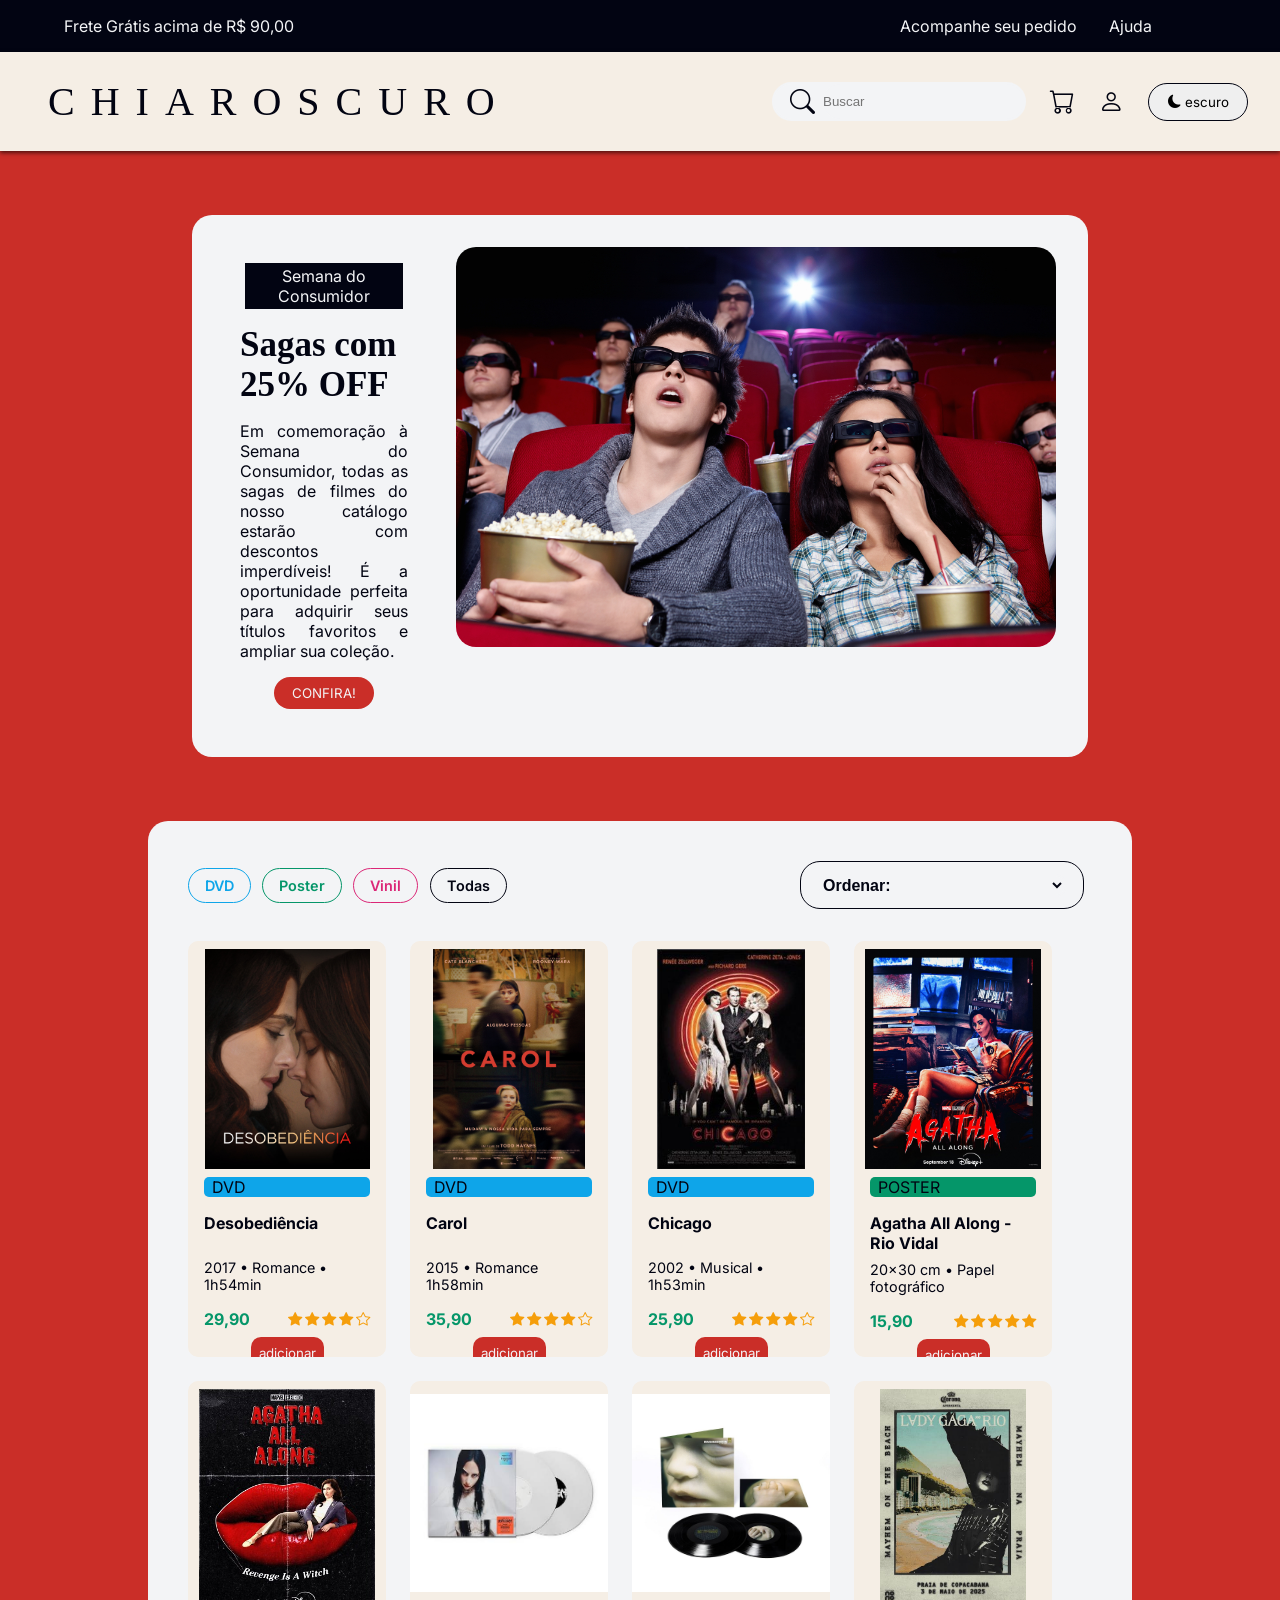
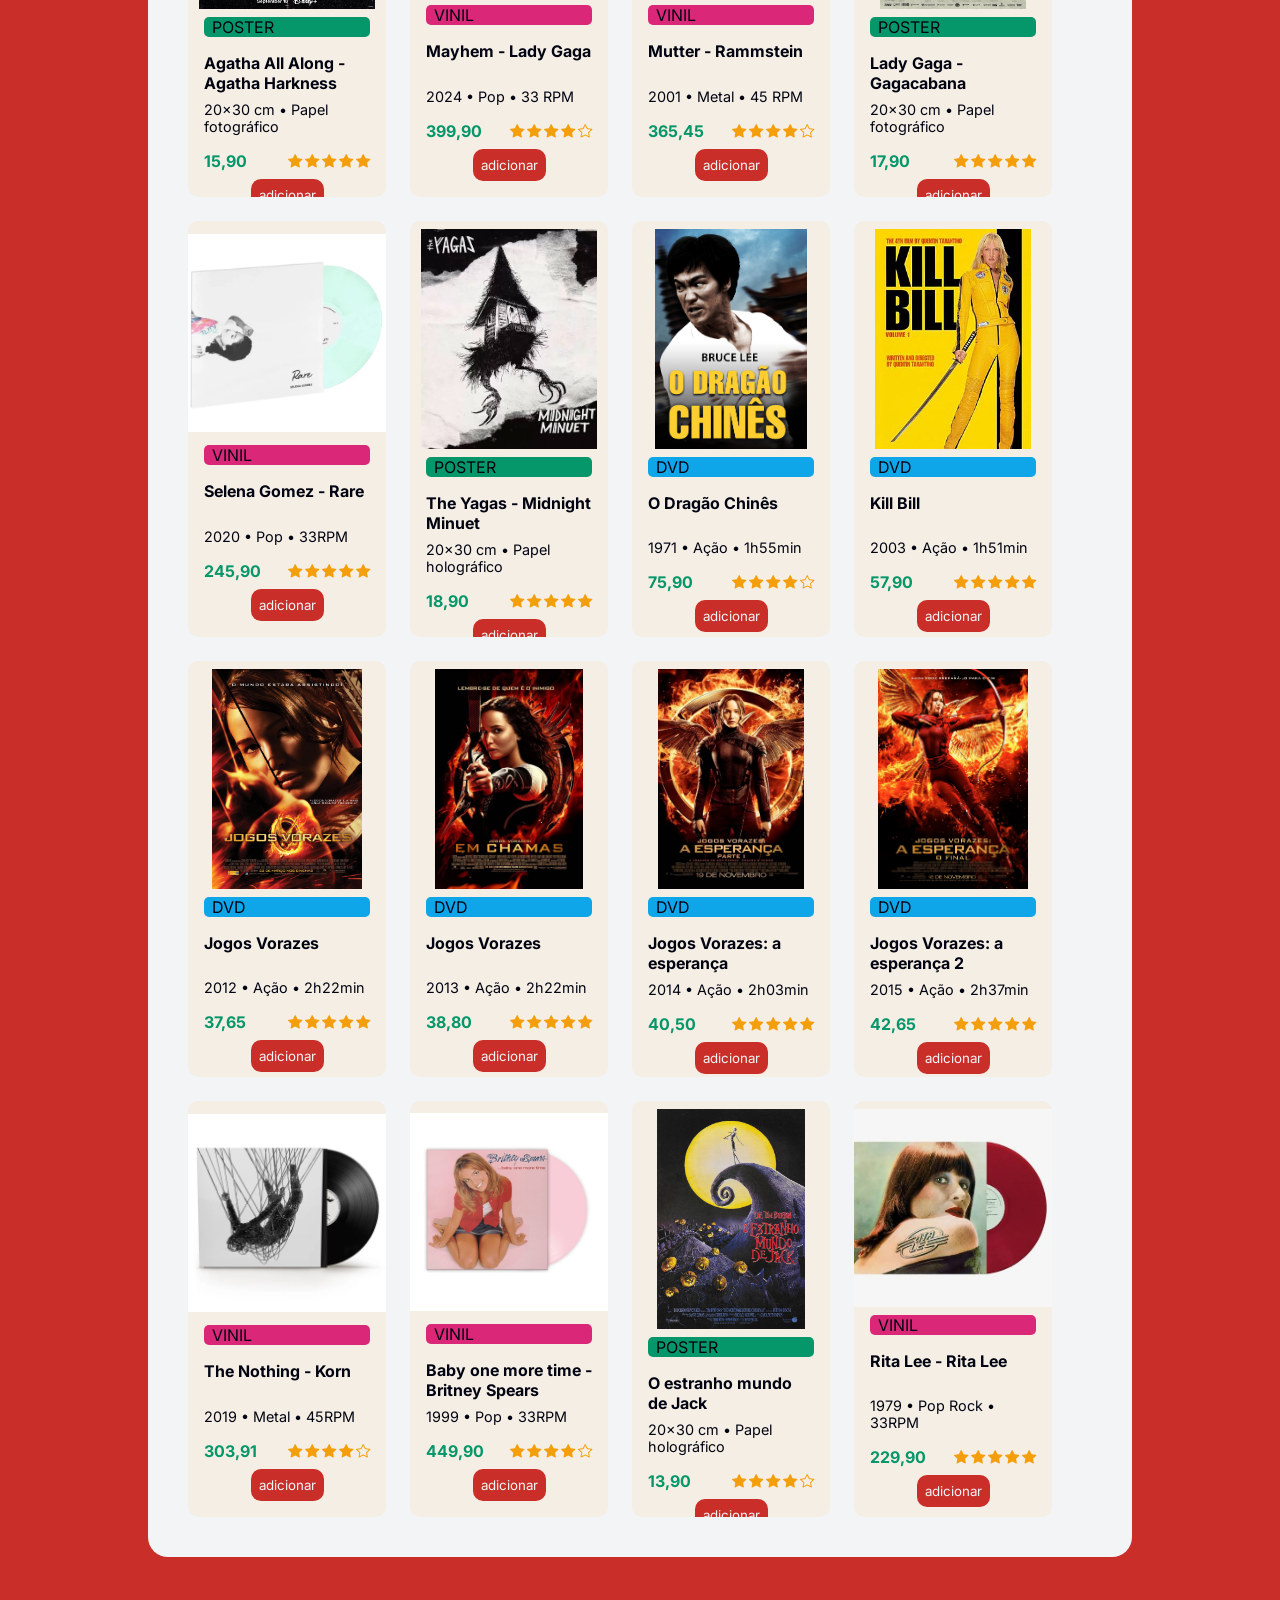
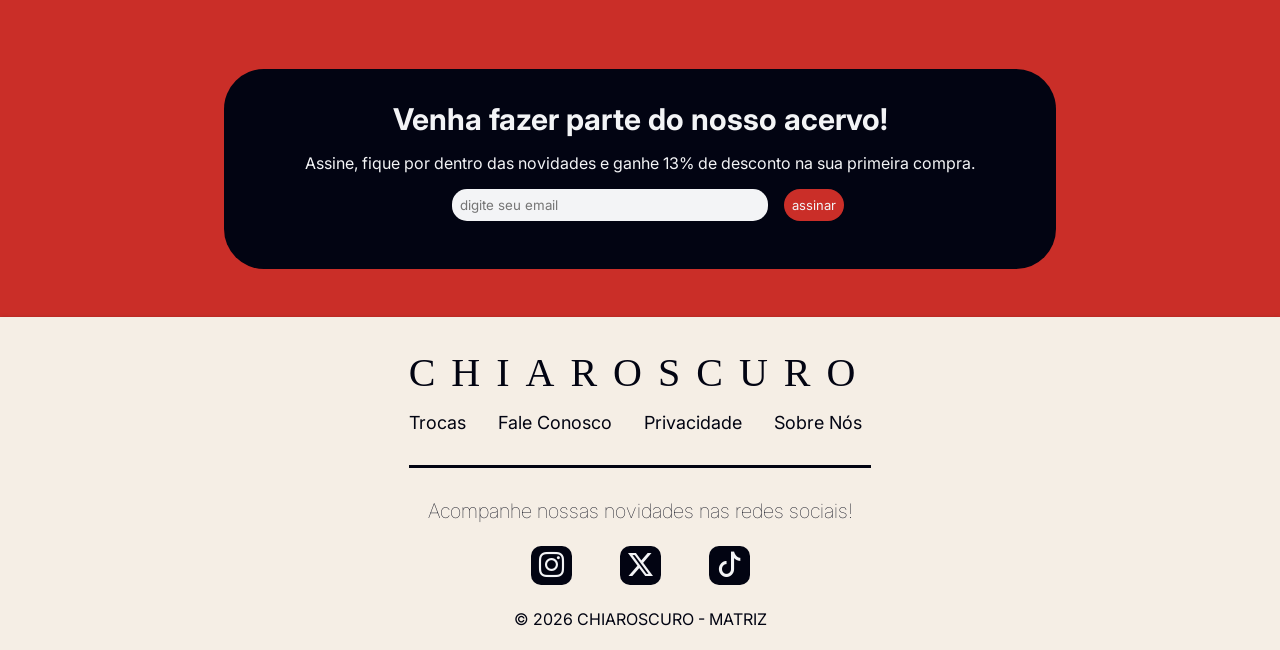
<file: index.html>
<!DOCTYPE html>
<html lang="pt-br">
<head>
    <meta charset="UTF-8">
    <meta name="viewport" content="width=device-width, initial-scale=1.0">
    <link rel="stylesheet" href="https://cdn.jsdelivr.net/npm/bootstrap-icons@1.13.1/font/bootstrap-icons.min.css">
    <link href="https://fonts.googleapis.com/css2?family=Newsreader&family=Inter&display=swap" rel="stylesheet">
    <link rel="stylesheet" href="style.css">
    <title>CHIAROSCURO</title>
</head>
<body>
    <div class="barra-superior">
        <div id="info-frete">
            <span class="frete-gratis">Frete Grátis acima de R$ 90,00</span>
        </div>

        <div id="info-mais">
            <nav>
                <ul>
                    <li><a href="outros.html#acompanhar">Acompanhe seu pedido</a></li>
                    <li><a href="#footer">Ajuda</a></li>
                </ul>
            </nav>
        </div>
    </div>

    <header class="masthead">

        <h1>CHIAROSCURO</h1>

        <div class="funcional-header">

            <div class="buscar-item">
                <i class="bi bi-search"></i>
                <input type="search" placeholder="Buscar">
            </div>

            <a href="carrinho.html" id="carrinho"><i class="bi bi-cart"></i></a>
            <a href="login.html" id="login"><i class="bi bi-person"></i></a>
            <button id="botao-modo-escuro" type="button">
                <i class="bi bi-moon-stars-fill"></i>escuro
            </button>

        </div>

        <div id="resultados-busca">
            <div id="grid-resultados-busca"></div>
        </div>

    </header>

    <main>
        
        <section class="hero">
            <div class="novidades">
                <article class="bloco-principal">
                    <span id="semana-consumidor">Semana do Consumidor</span>
                    <h2>Sagas com 25% OFF</h2>
                    <p>Em comemoração à Semana do Consumidor, todas as sagas de filmes do nosso catálogo estarão com descontos imperdíveis! É a oportunidade perfeita para adquirir seus títulos favoritos e ampliar sua coleção.</p>
                    <div class="botao-confira">
                        <button id="confira"><a href="promocoes.html">CONFIRA!</a></button>
                    </div>
                </article>

                <aside id="foto-ladygaga">
                    <img src="img/semana_do_consumidor.jpg" alt="amigos na sala de cinema">
                </aside>
            </div>
        
        </section>

        <section id="colecao-itens">
            <div class="topo-colecao-itens">
                <div class="filtrar-produtos">
                    <button type="button">DVD</button>
                    <button type="button">Poster</button>
                    <button type="button">Vinil</button>
                    <button type="button" id="filtrar-todos">Todas</button>
                </div>

                <div class="campo-ordenacao">
                    <select id="tipo-ordenacao" name="tipo-ordenacao">
                        <option value="" selected disabled>Ordenar:</option>
                        <option value="menor">Menor para maior R$</option>
                        <option value="maior">Maior para menor R$</option>
                        <option value="alfabetico">alfabético A a Z</option>
                        <option value="ocitebafla">alfabético Z a A</option>
                    </select>
                </div>
            </div>

            <div id="grid-colecao-itens">

            </div>
        </section>

        <section class="bloco-final">
            <div id="newsletter">
                <h2>Venha fazer parte do nosso acervo!</h2>
                <p>Assine, fique por dentro das novidades e ganhe 13% de desconto na sua primeira compra.</p>
                <form id="form-newsletter">
                    <input type="email" id="email" placeholder="digite seu email" required>
                    <button type="submit">assinar</button>
                </form>
                <div id="mensagem-newsletter"></div>
            </div>
        </section>

    </main>

    <footer id="footer">

        <div class="footer-institucional">
            <h1>CHIAROSCURO</h1>
            <nav class="info-institucional">
                <ul>
                    <li><a href="outros.html#trocas">Trocas</a></li>
                    <li><a href="mailto:chiaroscuro@matriz.com.br">Fale Conosco</a></li>
                    <li><a href="outros.html#privacidade">Privacidade</a></li>
                    <li><a href="outros.html#sobre">Sobre Nós</a></li>
                </ul>
            </nav>
        </div>
        <div class="footer-social">
            <h2>Acompanhe nossas novidades nas redes sociais!</h2>
            <nav>
                <ul>
                    <li><a href="https://www.instagram.com"><i class="bi bi-instagram"></i></a></i></li>
                    <li><a href="https://x.com"><i class="bi bi-twitter-x"></i></a></i></li>
                    <li><a href="https://www.tiktok.com"><i class="bi bi-tiktok"></i></a></li>
                </ul>
            </nav>
            <p>&copy; 2026 CHIAROSCURO - MATRIZ</p>
        </div>

    </footer>
    <script src="js/Produto.js"></script>
    <script src="js/classe-carrinho.js"></script>
    <script src="js/script.js"></script>
</body>
</html>
</file>
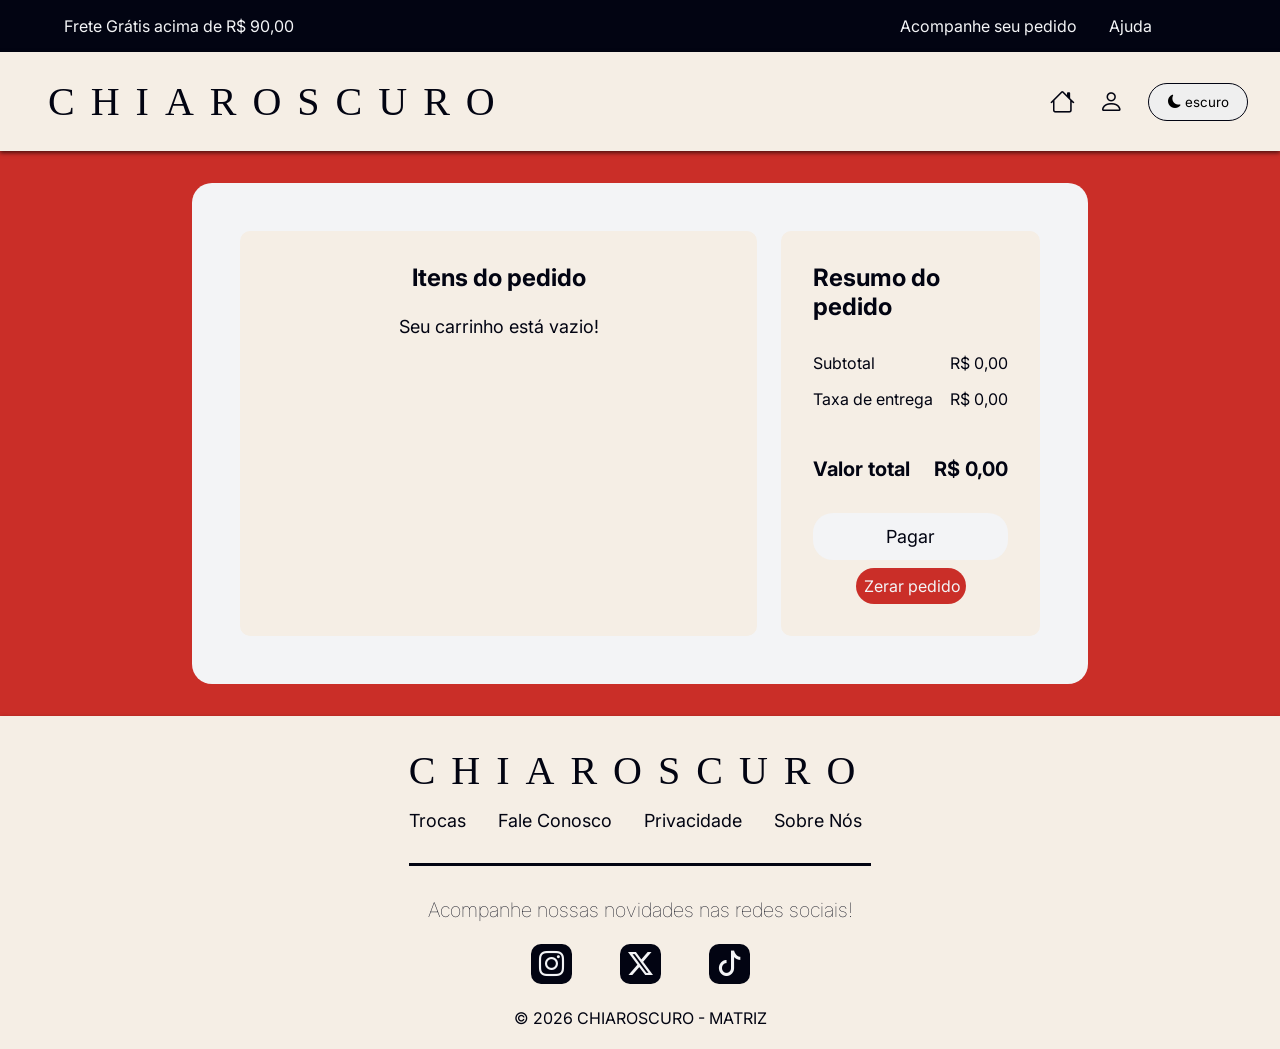
<file: carrinho.html>
<!DOCTYPE html>
<html lang="pt-br">
<head>
    <meta charset="UTF-8">
    <meta name="viewport" content="width=device-width, initial-scale=1.0">
    <link rel="stylesheet" href="https://cdn.jsdelivr.net/npm/bootstrap-icons@1.13.1/font/bootstrap-icons.min.css">
    <link href="https://fonts.googleapis.com/css2?family=Newsreader&family=Inter&display=swap" rel="stylesheet">
    <link rel="stylesheet" href="style.css">
    <title>CHIAROSCURO</title>
</head>
<body>
    <div class="barra-superior">
        <div id="info-frete">
            <span class="frete-gratis">Frete Grátis acima de R$ 90,00</span>
        </div>

        <div id="info-mais">
            <nav>
                <ul>
                    <li><a href="">Acompanhe seu pedido</a></li>
                    <li><a href="#footer">Ajuda</a></li>
                </ul>
            </nav>
        </div>
    </div>

    <header class="masthead">

        <h1>CHIAROSCURO</h1>

        <div class="funcional-header">


            <a href="index.html" id="casa"><i class="bi bi-house"></i></a>
            <a href="login.html" id="login"><i class="bi bi-person"></i></a>
            <button id="botao-modo-escuro" type="button">
                <i class="bi bi-moon-stars-fill"></i>escuro
            </button>

        </div>
    </header>

    <main>

        <div class="container-carrinho">

            <section class="container-pedido">

                <article class="itens-pedido">
                    <h2>Itens do pedido</h2>

                    <div id="carrinho-vazio" style="display: none;">
                        <p>Seu carrinho está vazio!</p>
                    </div>

                    <div id="container-itens-pedido"></div>
                </article>

                <aside class="resumo-pedido">
                    <h2>Resumo do pedido</h2>

                    <div class="valor-pedido">
                        <p>Subtotal</p>
                        <span id="subtotal">R$ 0,00</span>
                    </div>

                    <div class="res-tipo-pedido">
                        <p>Taxa de entrega</p>
                        <span id="taxa-entrega">R$ 0,00</span>
                    </div>

                    <div class="valor-total">
                        <p>Valor total</p>
                        <span id="valor-total">R$ 0,00</span>
                    </div>

                    <div class="resumo-pedido-botoes">
                        <button type="button" id="ir-pagamento">Pagar</button>
                        <button type="button" id="zerar-pedido">Zerar pedido</button>
                    </div>
                </aside>

            </section>

        </div>

    </main>

    <footer id="footer">

        <div class="footer-institucional">
            <h1>CHIAROSCURO</h1>
            <nav class="info-institucional">
                <ul>
                    <li><a href="">Trocas</a></li>
                    <li><a href="mailto:chiaroscuro@matriz.com.br">Fale Conosco</a></li>
                    <li><a href="">Privacidade</a></li>
                    <li><a href="">Sobre Nós</a></li>
                </ul>
            </nav>
        </div>
        <div class="footer-social">
            <h2>Acompanhe nossas novidades nas redes sociais!</h2>
            <nav>
                <ul>
                    <li><a href="https://www.instagram.com"><i class="bi bi-instagram"></i></a></i></li>
                    <li><a href="https://x.com"><i class="bi bi-twitter-x"></i></a></i></li>
                    <li><a href="https://www.tiktok.com"><i class="bi bi-tiktok"></i></a></li>
                </ul>
            </nav>
            <p>&copy; 2026 CHIAROSCURO - MATRIZ</p>
        </div>

    </footer>
    <script src="js/script.js"></script>
    <script src="js/Produto.js"></script>
    <script src="js/classe-carrinho.js"></script>
    <script src="js/carrinho.js"></script>
</body>
</html>
</file>
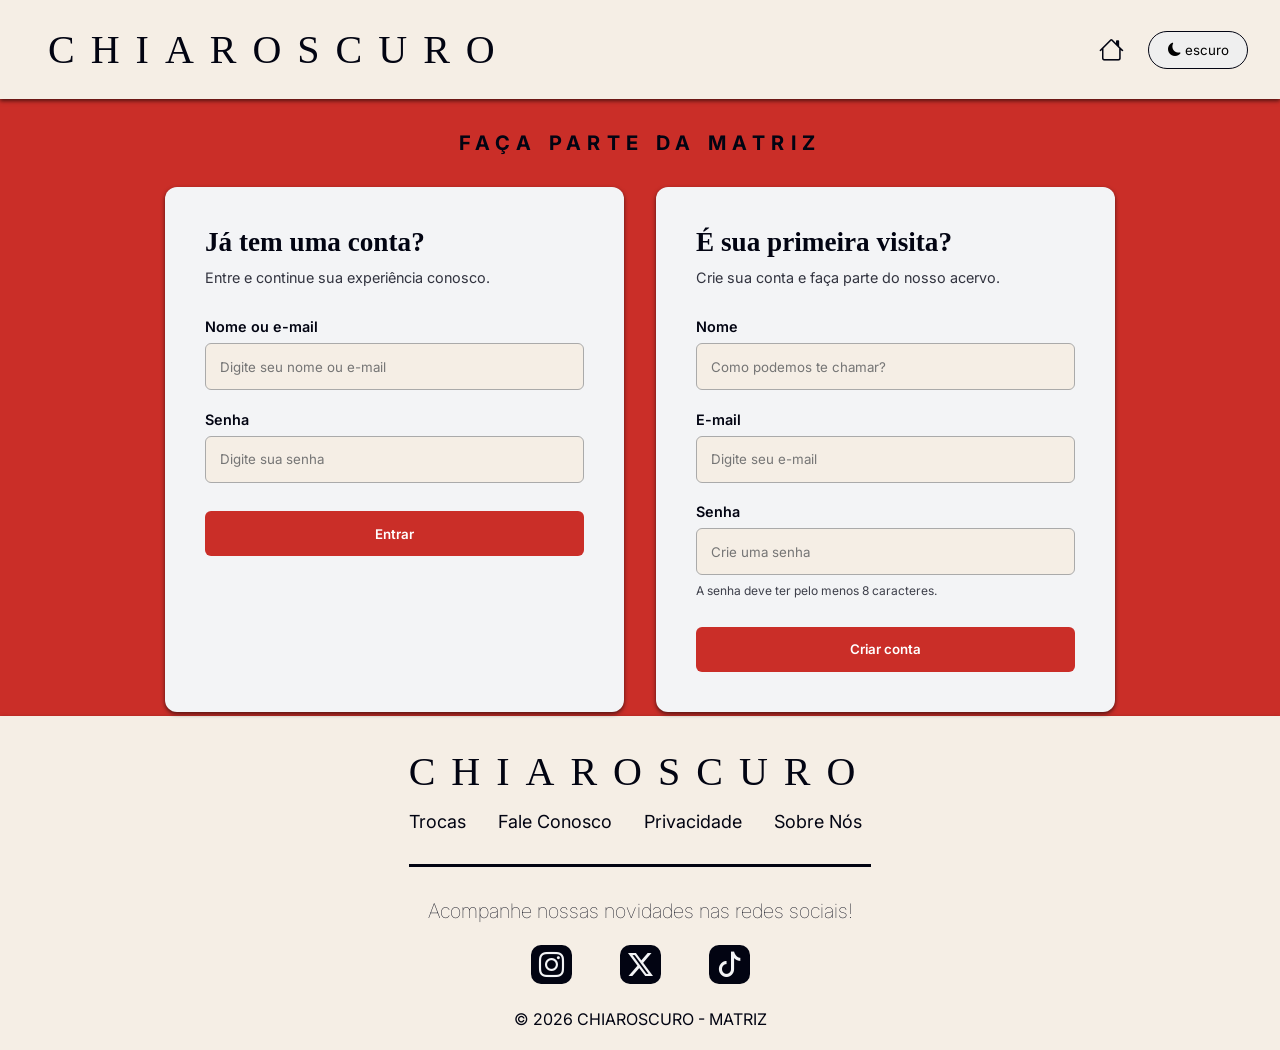
<file: login.html>
<!DOCTYPE html>
<html lang="pt-br">
<head>
    <meta charset="UTF-8">
    <meta name="viewport" content="width=device-width, initial-scale=1.0">
    <link rel="stylesheet" href="https://cdn.jsdelivr.net/npm/bootstrap-icons@1.13.1/font/bootstrap-icons.min.css">
    <link href="https://fonts.googleapis.com/css2?family=Newsreader&family=Inter&display=swap" rel="stylesheet">
    <link rel="stylesheet" href="style.css">
    <title>CHIAROSCURO</title>
</head>
<body>

    <header class="masthead">

        <h1>CHIAROSCURO</h1>

        <div class="funcional-header">

            <a href="index.html" id="casa"><i class="bi bi-house"></i></a>
  
            <button id="botao-modo-escuro" type="button">
                <i class="bi bi-moon-stars-fill"></i>escuro
            </button>

        </div>

    </header>

    <main>
        <section class="area-autenticacao">

            <div class="titulo-autenticacao">
                <h2>FAÇA PARTE DA MATRIZ</h2>
            </div>

            <div class="formularios-autenticacao">
    
                <article class="bloco-autenticacao">

                    <h3>Já tem uma conta?</h3>
                    <p class="descricao-autenticacao">
                        Entre e continue sua experiência conosco.
                    </p>

                    <form id="form-login">

                        <div class="campo-autenticacao">
                            <label for="identificador-login">Nome ou e-mail</label>
                            <input
                                type="text"
                                id="identificador-login"
                                placeholder="Digite seu nome ou e-mail"
                                autocomplete="username"
                                required
                            >
                        </div>

                        <div class="campo-autenticacao">
                            <label for="senha-login">Senha</label>
                            <input
                                type="password"
                                id="senha-login"
                                placeholder="Digite sua senha"
                                autocomplete="current-password"
                                required
                            >
                        </div>

                        <button type="submit" class="botao-autenticacao">
                            Entrar
                        </button>

                    </form>

                </article>

                <article class="bloco-autenticacao bloco-cadastro">

                    <h3>É sua primeira visita?</h3>
                    <p class="descricao-autenticacao">
                        Crie sua conta e faça parte do nosso acervo.
                    </p>

                    <form id="form-cadastro">

                        <div class="campo-autenticacao">
                            <label for="nome-cadastro">Nome</label>
                            <input
                                type="text"
                                id="nome-cadastro"
                                placeholder="Como podemos te chamar?"
                                autocomplete="name"
                                required
                            >
                        </div>

                        <div class="campo-autenticacao">
                            <label for="email-cadastro">E-mail</label>
                            <input
                                type="email"
                                id="email-cadastro"
                                placeholder="Digite seu e-mail"
                                autocomplete="email"
                                required
                            >
                        </div>

                        <div class="campo-autenticacao">
                            <label for="senha-cadastro">Senha</label>
                            <input
                                type="password"
                                id="senha-cadastro"
                                placeholder="Crie uma senha"
                                minlength="8"
                                autocomplete="new-password"
                                required
                            >
                            <small>A senha deve ter pelo menos 8 caracteres.</small>
                        </div>

                        <button type="submit" class="botao-autenticacao">
                            Criar conta
                        </button>

                    </form>

                </article>

            </div>

            <p id="mensagem-autenticacao" role="status" aria-live="polite"></p>

        </section>
    </main>

    <footer id="footer">

        <div class="footer-institucional">
            <h1>CHIAROSCURO</h1>
            <nav class="info-institucional">
                <ul>
                    <li><a href="">Trocas</a></li>
                    <li><a href="mailto:chiaroscuro@matriz.com.br">Fale Conosco</a></li>
                    <li><a href="">Privacidade</a></li>
                    <li><a href="">Sobre Nós</a></li>
                </ul>
            </nav>
        </div>
        <div class="footer-social">
            <h2>Acompanhe nossas novidades nas redes sociais!</h2>
            <nav>
                <ul>
                    <li><a href="https://www.instagram.com"><i class="bi bi-instagram"></i></a></i></li>
                    <li><a href="https://x.com"><i class="bi bi-twitter-x"></i></a></i></li>
                    <li><a href="https://www.tiktok.com"><i class="bi bi-tiktok"></i></a></li>
                </ul>
            </nav>
            <p>&copy; 2026 CHIAROSCURO - MATRIZ</p>
        </div>

    </footer>
    <script src="js/script.js"></script>
</body>
</html>
</file>
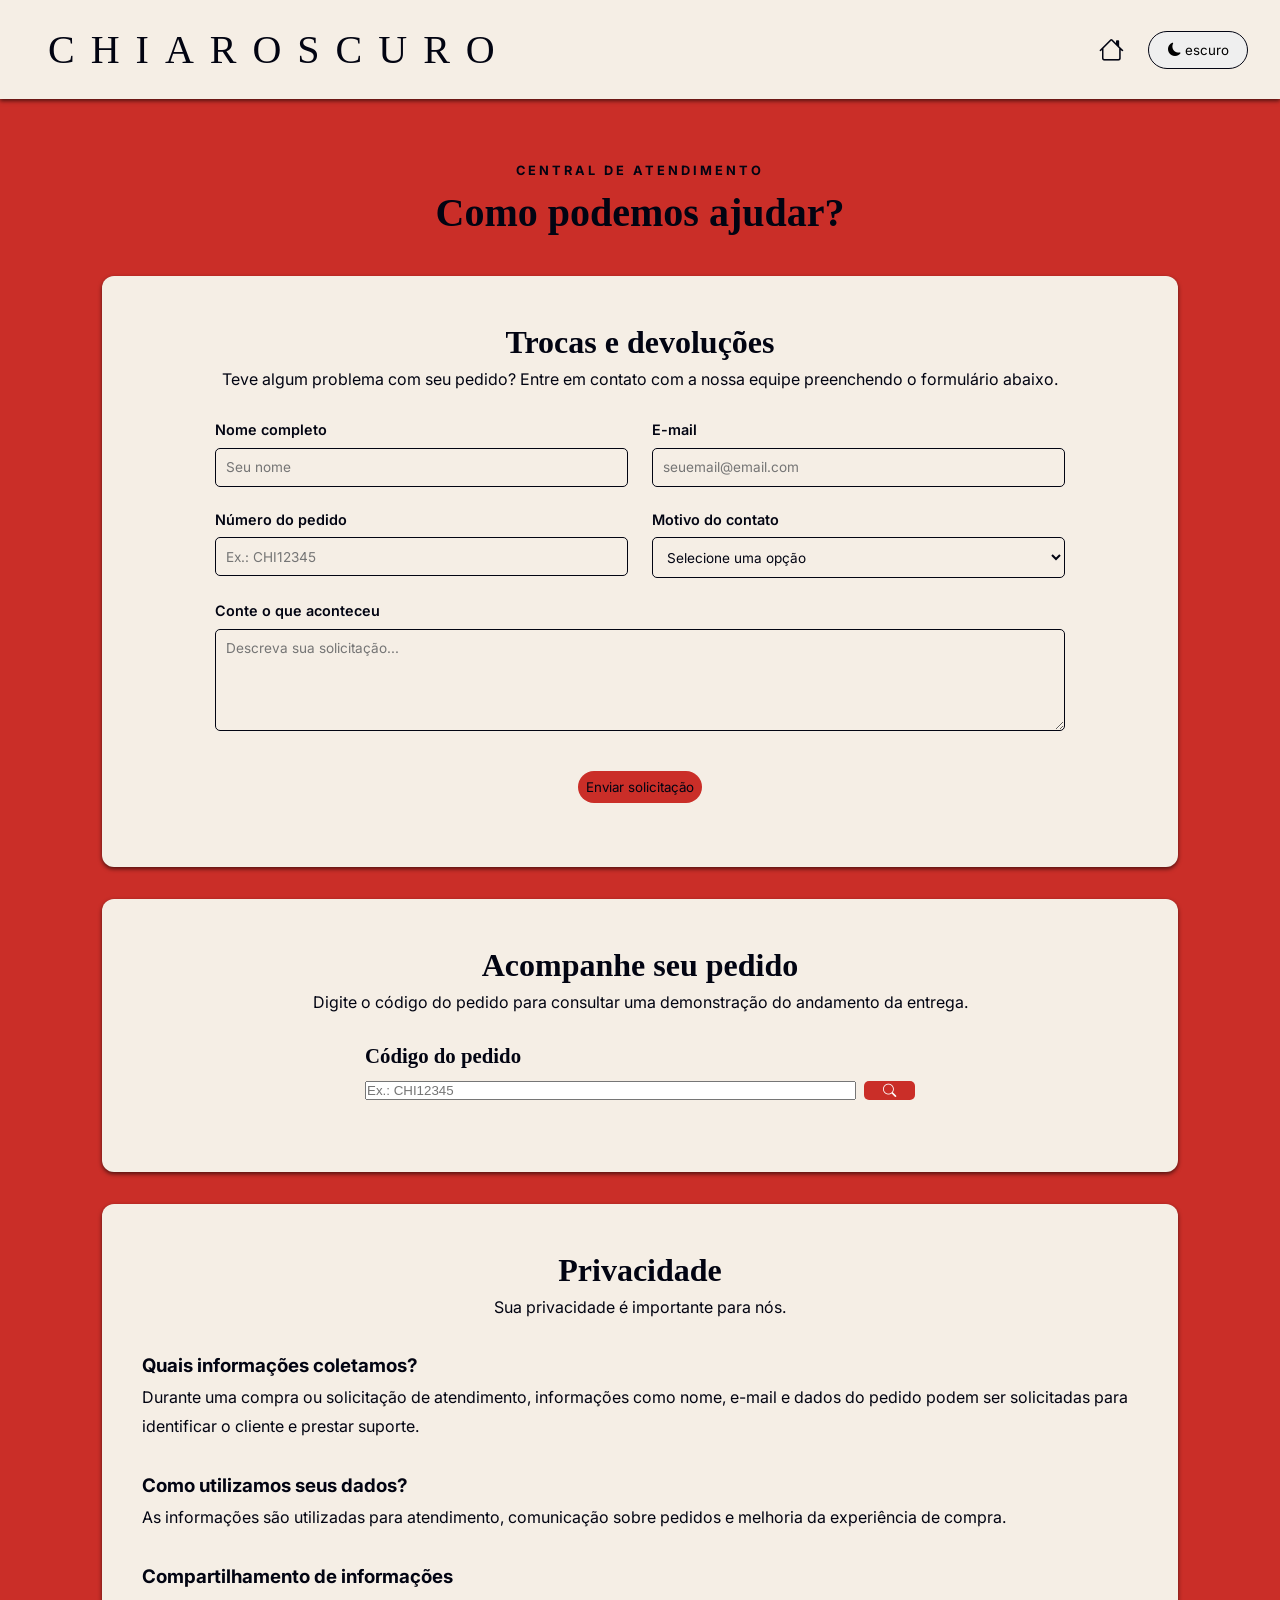
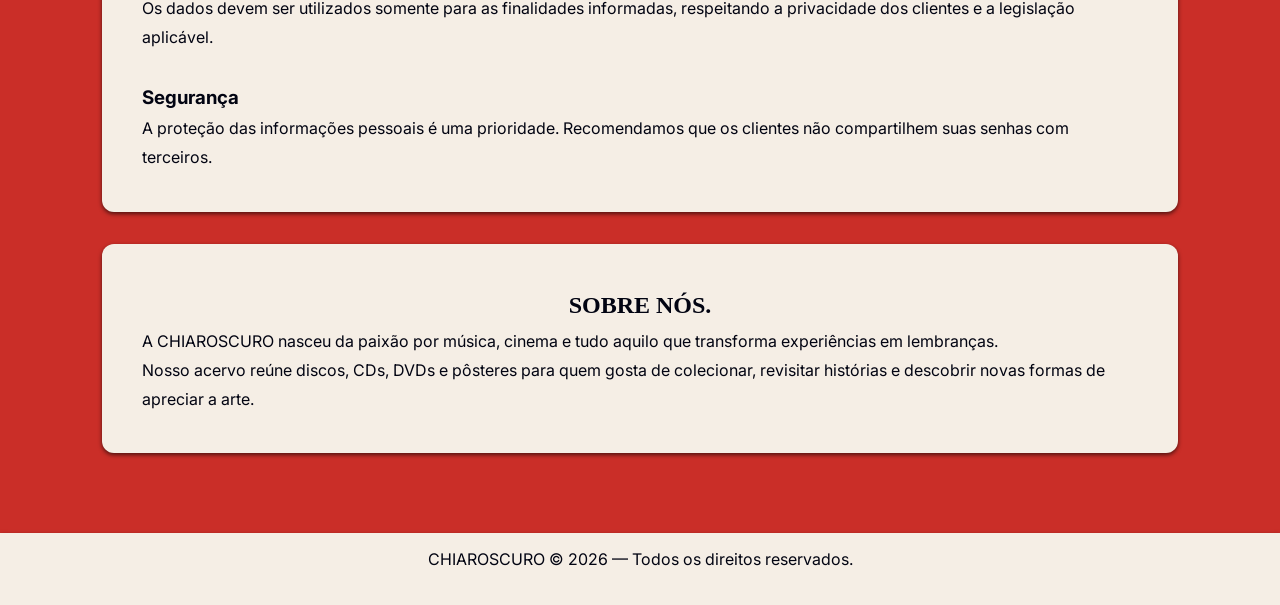
<file: outros.html>
<!DOCTYPE html>
<html lang="pt-br">
<head>
    <meta charset="UTF-8">
    <meta name="viewport" content="width=device-width, initial-scale=1.0">

    <link rel="stylesheet" href="style.css">
    <link rel="stylesheet" href="https://cdn.jsdelivr.net/npm/bootstrap-icons@1.13.1/font/bootstrap-icons.min.css">
    <link href="https://fonts.googleapis.com/css2?family=Newsreader&family=Inter&display=swap" rel="stylesheet">
    <link rel="stylesheet" href="https://cdn.jsdelivr.net/npm/bootstrap-icons@1.13.1/font/bootstrap-icons.min.css">
    <title>Informações | CHIAROSCURO</title>
</head>

<body>

    <header class="masthead">
        <h1>CHIAROSCURO</h1>

        <div class="funcional-header">
            <a href="index.html" aria-label="Voltar para a página inicial">
                <i class="bi bi-house"></i>
            </a>

            <button id="botao-modo-escuro" type="button">
                <i class="bi bi-moon-stars-fill"></i> escuro
            </button>
        </div>
    </header>

    <main class="pagina-informacoes">

        <section class="introducao-informacoes">
            <p class="subtitulo-informacoes">CENTRAL DE ATENDIMENTO</p>
            <h2>Como podemos ajudar?</h2>
        </section>


        <section class="secao-informacoes" id="trocas">

            <div class="cabecalho-secao">
                <h2>Trocas e devoluções</h2>
                <p>
                    Teve algum problema com seu pedido? Entre em contato
                    com a nossa equipe preenchendo o formulário abaixo.
                </p>
            </div>

            <form id="form-troca" class="formulario-informacoes">

                <div class="campo-informacao">
                    <label for="nome-troca">Nome completo</label>
                    <input type="text" id="nome-troca"
                        placeholder="Seu nome" required>
                </div>

                <div class="campo-informacao">
                    <label for="email-troca">E-mail</label>
                    <input type="email" id="email-troca"
                        placeholder="seuemail@email.com" required>
                </div>

                <div class="campo-informacao">
                    <label for="pedido-troca">Número do pedido</label>
                    <input type="text" id="pedido-troca"
                        placeholder="Ex.: CHI12345" required>
                </div>

                <div class="campo-informacao">
                    <label for="motivo-troca">Motivo do contato</label>
                    <select id="motivo-troca" required>
                        <option value="">Selecione uma opção</option>
                        <option value="Produto com defeito">Produto com defeito</option>
                        <option value="Produto incorreto">Recebi um produto incorreto</option>
                        <option value="Desistência da compra">Desistência da compra</option>
                        <option value="Outro">Outro motivo</option>
                    </select>
                </div>

                <div class="campo-informacao campo-completo">
                    <label for="mensagem-troca">Conte o que aconteceu</label>
                    <textarea id="mensagem-troca" rows="5"
                        placeholder="Descreva sua solicitação..." required></textarea>
                </div>

                <button type="submit" class="botao-informacoes">
                    Enviar solicitação
                </button>

                <p id="mensagem-troca-status"></p>

            </form>
        </section>

        <section class="secao-informacoes" id="acompanhar">

            <div class="cabecalho-secao">
                <h2>Acompanhe seu pedido</h2>
                <p>
                    Digite o código do pedido para consultar uma
                    demonstração do andamento da entrega.
                </p>
            </div>

            <form id="form-rastreamento" class="formulario-rastreamento">

                <label for="codigo-pedido">Código do pedido</label>

                <div class="campo-rastreamento">
                    <input type="text" id="codigo-pedido"
                        placeholder="Ex.: CHI12345" required>

                    <button type="submit" aria-label="Consultar pedido">
                        <i class="bi bi-search"></i>
                    </button>
                </div>

            </form>

        </section>

    
        <section class="secao-informacoes" id="privacidade">

            <div class="cabecalho-secao">
                <h2>Privacidade</h2>
                <p>
                    Sua privacidade é importante para nós.
                </p>
            </div>

            <div class="texto-informativo">

                <h3>Quais informações coletamos?</h3>
                <p>
                    Durante uma compra ou solicitação de atendimento,
                    informações como nome, e-mail e dados do pedido
                    podem ser solicitadas para identificar o cliente
                    e prestar suporte.
                </p>

                <h3>Como utilizamos seus dados?</h3>
                <p>
                    As informações são utilizadas para atendimento,
                    comunicação sobre pedidos e melhoria da experiência
                    de compra.
                </p>

                <h3>Compartilhamento de informações</h3>
                <p>
                    Os dados devem ser utilizados somente para as
                    finalidades informadas, respeitando a privacidade
                    dos clientes e a legislação aplicável.
                </p>

                <h3>Segurança</h3>
                <p>
                    A proteção das informações pessoais é uma prioridade.
                    Recomendamos que os clientes não compartilhem suas
                    senhas com terceiros.
                </p>

            </div>
        </section>
        
        <section class="secao-informacoes" id="sobre">

            <div class="sobre-nos">
                <div>
                    <h3>SOBRE NÓS.</h3>

                    <p>
                        A CHIAROSCURO nasceu da paixão por música,
                        cinema e tudo aquilo que transforma experiências
                        em lembranças.
                    </p>

                    <p>
                        Nosso acervo reúne discos, CDs, DVDs e pôsteres
                        para quem gosta de colecionar, revisitar histórias
                        e descobrir novas formas de apreciar a arte.
                    </p>

                </div>

            </div>

        </section>

    </main>

    <footer id="footer">
        <p>CHIAROSCURO © 2026 — Todos os direitos reservados.</p>
    </footer>

    <script src="js/script.js"></script>

    <script>
        // FORMULÁRIO DE TROCA
        const formularioTroca = document.getElementById("form-troca");

        formularioTroca.addEventListener("submit", function(event) {
            event.preventDefault();

            document.getElementById("mensagem-troca-status").textContent =
                "Solicitação enviada com sucesso! (Simulação)";

            formularioTroca.reset();
        });
    </script>

</body>
</html>
</file>
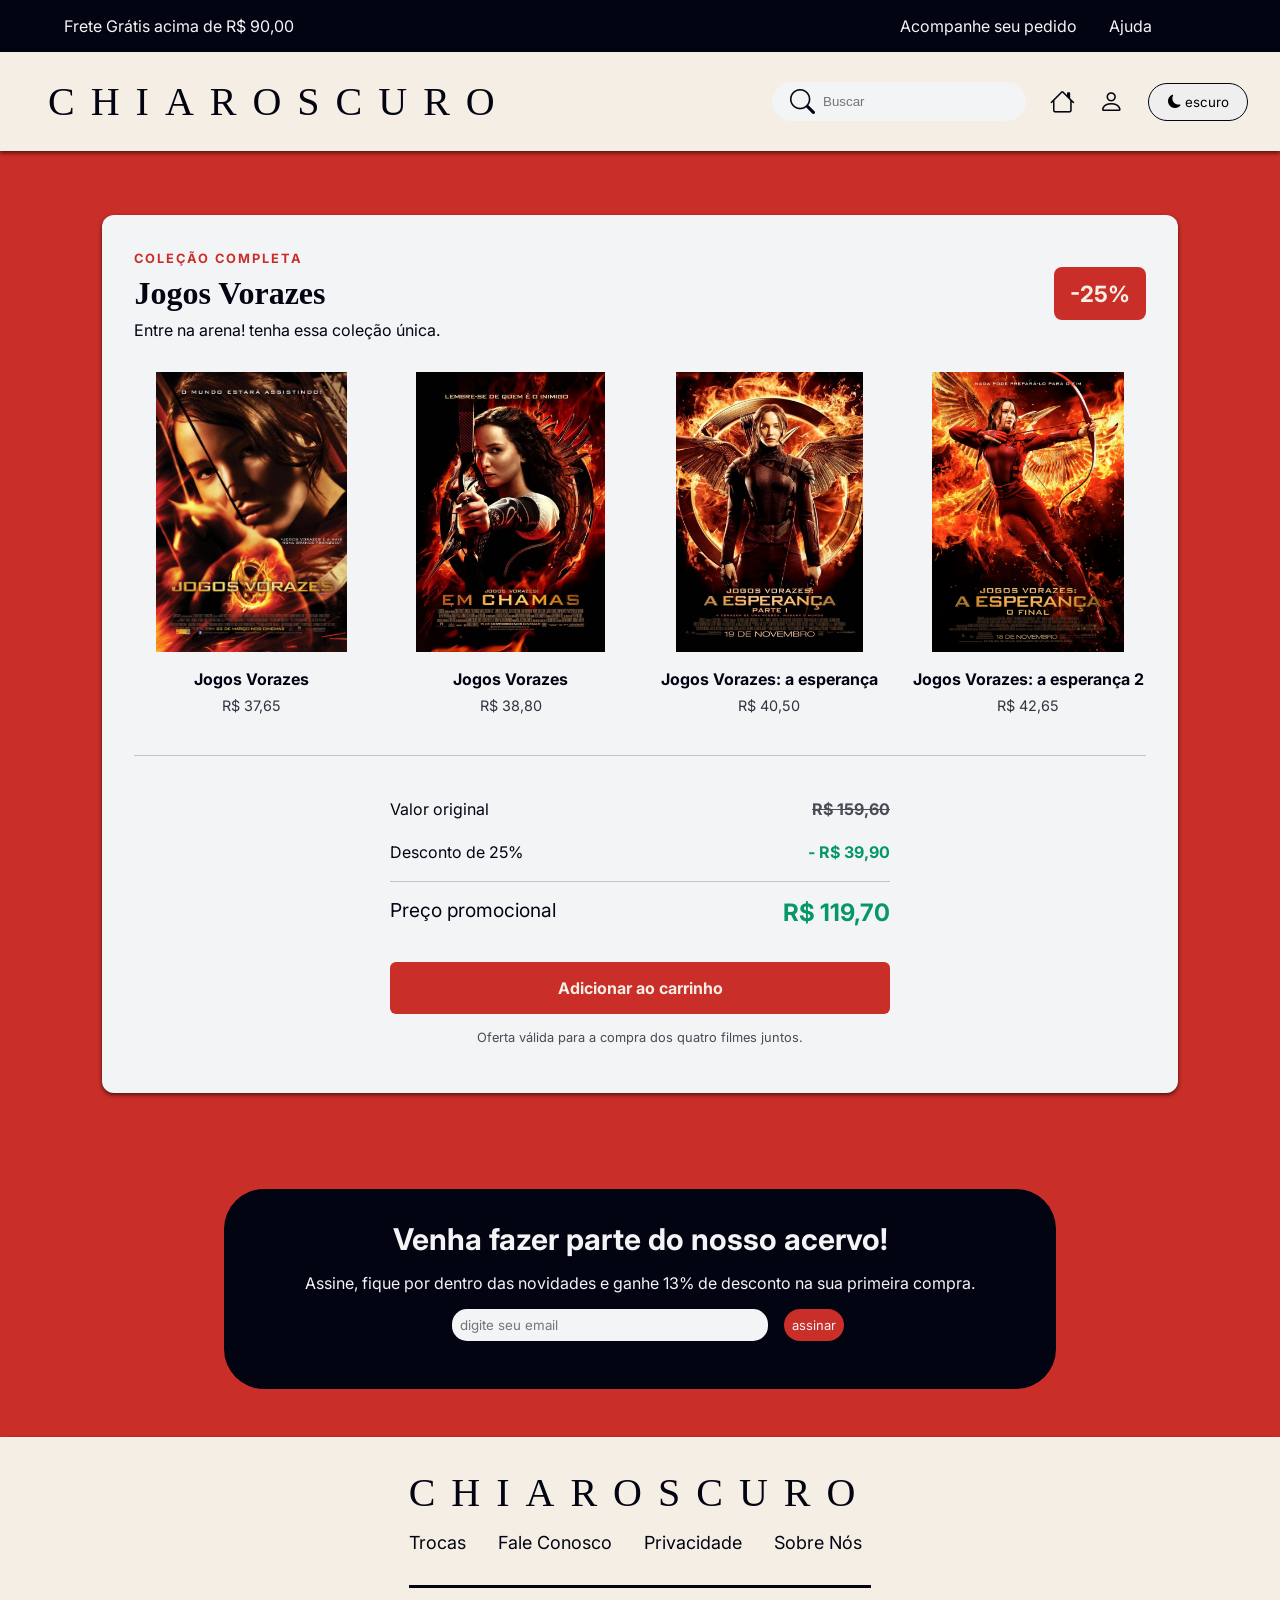
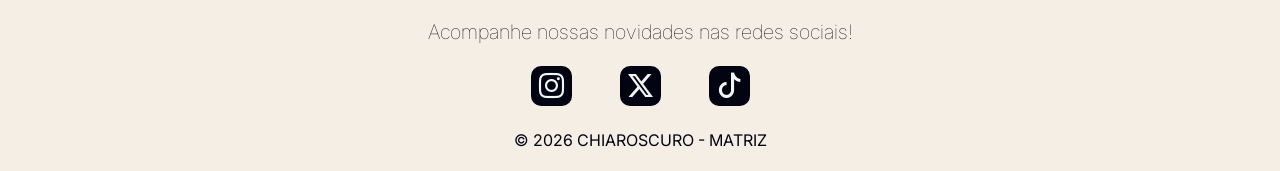
<file: promocoes.html>
<!DOCTYPE html>
<html lang="pt-br">
<head>
    <meta charset="UTF-8">
    <meta name="viewport" content="width=device-width, initial-scale=1.0">
    <link rel="stylesheet" href="https://cdn.jsdelivr.net/npm/bootstrap-icons@1.13.1/font/bootstrap-icons.min.css">
    <link href="https://fonts.googleapis.com/css2?family=Newsreader&family=Inter&display=swap" rel="stylesheet">
    <link rel="stylesheet" href="style.css">
    <title>CHIAROSCURO</title>
</head>
<body>
    <div class="barra-superior">
        <div id="info-frete">
            <span class="frete-gratis">Frete Grátis acima de R$ 90,00</span>
        </div>

        <div id="info-mais">
            <nav>
                <ul>
                    <li><a href="">Acompanhe seu pedido</a></li>
                    <li><a href="#footer">Ajuda</a></li>
                </ul>
            </nav>
        </div>
    </div>

    <header class="masthead">

        <h1>CHIAROSCURO</h1>

        <div class="funcional-header">

            <div class="buscar-item">
                <i class="bi bi-search"></i>
                <input type="search" placeholder="Buscar">
            </div>

            <a href="index.html" id="casa"><i class="bi bi-house"></i></a>
            <a href="login.html" id="login"><i class="bi bi-person"></i></a>
            <button id="botao-modo-escuro" type="button">
                <i class="bi bi-moon-stars-fill"></i>escuro
            </button>

        </div>

        <div id="resultados-busca">
            <div id="grid-resultados-busca"></div>
        </div>

    </header>

    <main class="pagina-promocoes">

        <section class="promocao-saga">

            <div class="cabecalho-saga">
                <div>
                    <span class="categoria-saga">COLEÇÃO COMPLETA</span>
                    <h2>Jogos Vorazes</h2>
                    <p>Entre na arena! tenha essa coleção única.</p>
                </div>

                <span class="desconto-saga">-25%</span>
            </div>

            <div id="filmes-saga" class="filmes-saga">
                <!-- Os filmes serão inseridos pelo JavaScript -->
            </div>

            <div class="resumo-promocao">

                <div class="valores-promocao">
                    <div>
                        <span>Valor original</span>
                        <strong id="preco-original"></strong>
                    </div>

                    <div>
                        <span>Desconto de 25%</span>
                        <strong id="valor-desconto"></strong>
                    </div>

                    <div class="preco-final">
                        <span>Preço promocional</span>
                        <strong id="preco-promocional"></strong>
                    </div>
                </div>

                <button type="button" id="adicionar-saga">
                    Adicionar ao carrinho
                </button>

                <p class="aviso-promocao">
                    Oferta válida para a compra dos quatro filmes juntos.
                </p>

                <p id="mensagem-promocao"></p>

            </div>

        </section>

    </main>

        <section class="bloco-final">
            <div id="newsletter">
                <h2>Venha fazer parte do nosso acervo!</h2>
                <p>Assine, fique por dentro das novidades e ganhe 13% de desconto na sua primeira compra.</p>
                <form id="form-newsletter">
                    <input type="email" id="email" placeholder="digite seu email" required>
                    <button type="submit">assinar</button>
                </form>
                <div id="mensagem-newsletter"></div>
            </div>
        </section>

    </main>

    <footer id="footer">

        <div class="footer-institucional">
            <h1>CHIAROSCURO</h1>
            <nav class="info-institucional">
                <ul>
                    <li><a href="">Trocas</a></li>
                    <li><a href="mailto:chiaroscuro@matriz.com.br">Fale Conosco</a></li>
                    <li><a href="">Privacidade</a></li>
                    <li><a href="">Sobre Nós</a></li>
                </ul>
            </nav>
        </div>
        <div class="footer-social">
            <h2>Acompanhe nossas novidades nas redes sociais!</h2>
            <nav>
                <ul>
                    <li><a href="https://www.instagram.com"><i class="bi bi-instagram"></i></a></i></li>
                    <li><a href="https://x.com"><i class="bi bi-twitter-x"></i></a></i></li>
                    <li><a href="https://www.tiktok.com"><i class="bi bi-tiktok"></i></a></li>
                </ul>
            </nav>
            <p>&copy; 2026 CHIAROSCURO - MATRIZ</p>
        </div>

    </footer>
    <script src="js/Produto.js"></script>
    <script src="js/classe-carrinho.js"></script>
    <script src="js/script.js"></script>
    <script src="js/promocoes.js"></script>
</body>
</html>
</file>
<file: style.css>
/********************
    GERAL 
********************/

* {
    margin: 0;
    padding: 0;
}

:root {
    --fundoPagina: #ca2e28; /* fundo de pagina */
    --destaquePagina: #f5eee5;
    --destaquePadrao: #020412; /* texto principal*/
    --destaqueBotao: #F3F4F6; /* botao - para diferenciar no modo escuro */
    --cards-font: #F3F4F6; /* cards-font campos*/ 
    --accent: #6D28D9; /* marca, botoes de acao e destaques */
    --price: #059669; /*Precos e selos de oferta*/
    --star: #F59E0B; /*Estrelas de avaliacao*/

    --dvds: #0EA5E9;
    --poster: #059669;
    --vinil: #DB2777;

    --fonteTitulo: 'New Reader'; 
    --fontePadrao: 'Inter'; 

    --sombreamento: 0 2px 4px rgba(0, 0, 0, 0.6);
}

html {
    scroll-behavior: smooth;
    font-family: var(--fontePadrao);
}

body {
    background-color: var(--fundoPagina);
    color: var(--destaquePadrao);
}

/********************
    BOTÕES 
********************/

button {
    font-family: var(--fontePadrao);
    padding: 0.5rem;
    border-radius: 20px;
    transition: transform 0.3s;
}

button:hover {
    cursor: pointer;
    transform: scale(1.05);
}

#botao-modo-escuro {
    border: 1px solid var(--destaquePadrao);
    display: flex;
    align-items: center;
    justify-content: center;
    gap: 4px;

    width: 100px;
    height: 38px;
}

.hero button{
    width: 100px;
    color: var(--destaqueBotao);
    background-color: var(--fundoPagina);
    border: none;
}

#newsletter button {
    color: var(--destaqueBotao);
    font-size: 13px;
    background-color: var(--fundoPagina);
    border: none;
}

.filtrar-noticias button {
    font-family: var(--fontePadrao);
    border: none;
}

.filtrar-noticias button:hover {
    background-color: var(--padraoExtravagancia);
    color: var(--paper);
}

/**************************
    BARRA SUPERIOR 
**************************/

.barra-superior{
    display: flex;
    justify-content: space-between;
    padding: 1rem;
    padding-left: 4rem;
    padding-right: 8rem;
    align-items: center;
    background-color: var(--destaquePadrao);
}

.barra-superior span {
    font-family: var(--fontePadrao);
    color: var(--cards-font);
}

#info-mais ul{
    display: flex;
    list-style: none;
    gap: 2rem;
}

#info-mais ul a {
    font-family: var(--fontePadrao);
    text-decoration: none;
    color: var(--cards-font);
}

#info-mais ul a:hover{
    text-decoration: underline;
}

/**************************
    MASTERHEAD
**************************/

.masthead {
    display: flex;
    justify-content: space-between;
    align-items: center;

    position: sticky;
    top: 0;
    z-index: 1000;

    padding: 1rem 2rem;
    background-color: var(--destaquePagina);
    box-shadow: var(--sombreamento);
    margin-bottom: 1rem;
}

.funcional-header {
    display: flex;
    align-items: center;
    gap: 1.5rem;
}

.funcional-header i:not(#botao-modo-escuro i) {
    font-size: 25px;
}

.masthead h1 {
    font-family: var(--fonteTitulo);
    font-weight: 200;

    color: var(--destaquePadrao);
    padding: 10px 0;
    width: fit-content;
    padding-left: 1rem;
    letter-spacing: 1rem;
}

.masthead a {
    text-decoration: none;
    color: var(--destaquePadrao);
}

/* BUSCAR NOTÍCIAS */

.buscar-item, #tipo-ordenacao {
    background-color: var(--cards-font);
    display: flex;
    border: 2px solid var(--cards-font);
    border-radius: 20px;
    align-items: center;
    position: relative;
    width: 250px;
    gap: 0;
}

.buscar-item i {
    display: block;
    font-size: 20px;
    padding-left: 1rem;
    padding-right: 0.5rem;
    color: var(--destaquePadrao);
}

.buscar-item input {
    background-color: var(--cards-font);
    width: 100%;
    padding: 10px 0px 10px 0px;
    border: none;
    outline: none;
    border-radius: 20px;
}

.buscar-item:focus-within {
    border-color: var(--botao-Destaque);
}

#resultados-busca {
    display: none;
    position: absolute;
    top: 100%;
    left: 50%;
    transform: translateX(-50%);

    width: 80%;
    max-height: 80vh;
    overflow-y: auto;
    box-sizing: border-box;

    padding: 1.5rem;
    background-color: var(--cards-font);
    border-radius: 15px;
    box-shadow: 0 4px 12px rgba(0, 0, 0, 0.12);
    z-index: 1001;
}

#grid-resultados-busca {
    display: flex;
    flex-wrap: wrap;
    justify-content: center;
    align-items: flex-start;
    gap: 1.5rem;
}

#grid-resultados-busca .produto-info {
    flex: 0 0 220px;
    width: 220px;
    height: auto;
    min-height: 400px;
}

.busca-invalida {
    grid-column: 1 / -1;
    display: flex;
    flex-direction: column;
    align-items: center;
}

.busca-invalida img {
    border-radius: 10px;
    width: 200px;
}

.busca-sucedida {
    display: flex;
    flex-direction: row;
    max-width: 500px;
    padding: 0.7rem;
    gap: 0.3rem;
}

.busca-sucedida .manchete{
    color: var(--destaquePadrao);
    font-family: var(--fonteTitulo);
    margin-top: 0.5rem;
    font-size: 16px;
}

.busca-sucedida .informacoes{
    color: var(--slate);
    font-size: 12px;
}

.img-noticia {
    width: 100%;
    height: 100px;
    object-fit: cover;
    border-radius: 10px;
    margin-bottom: 1rem;
}

/**********************
    HERO 
**********************/

.hero {
    display: flex;
    width: 70%;
    margin: 0 auto;
    border-radius: 20px;
    background-color: var(--cards-font);
    margin-top: 4rem;
}

.hero a {
    text-decoration: none;
    color: var(--cards-font);
    font-family: var(--fontePadrao);
}

.novidades {
    display: flex;
    padding: 2rem;
}

.bloco-principal {
    display: flex;
    flex-direction: column;
    padding: 1rem;
    align-items: center;
    justify-content: center;
    padding: 1rem;
    gap: 1rem;
    background-color: var(--cards-font);
    font-family: var(--fontePadrao);
    margin-right: 2rem;
}

#semana-consumidor {
    width: 90%;
    background-color: var(--destaquePadrao);
    color: var(--cards-font);
    text-align: center;
    padding: 0.2rem;
}

.bloco-principal h2 { 
    font-family: var(--fonteTitulo);
    font-size: 35px;
}

.bloco-principal p {
    text-align: justify;
}

.hero img {
    width: 600px;
    height: 400px;
    border-radius: 20px;
}

/********************
    GRID PRODUTOS
********************/

#colecao-itens {
    display: flex;
    flex-direction: column;
    width: 70%;
    margin: 4rem auto;
    border-radius: 20px;
    background-color: var(--cards-font);
    padding: 1.5rem;
    padding-right: 4rem;
}

.topo-colecao-itens {
    display: flex;
    justify-content: space-between;
    align-items: center;

    width: 100%;
    gap: 1rem;
    padding: 1rem ;
}

#grid-colecao-itens {
    display: grid;
    grid-template-columns: repeat(4, 1fr);
    gap: 1.5rem;
    padding: 1rem;
}

.produto-info {
    display: flex;
    flex-direction: column;
    height: 400px;
    background-color: var(--destaquePagina);
    border-radius: 10px;
    overflow: hidden;
    padding-bottom: 1rem;
}

.img-produto {
    width: 100%;
    height: 220px;
    object-fit: contain;
    object-position: center;
    display: block;
    padding-top: 0.5rem;
    padding-bottom: 0.5rem;
}

.informacoes {
    display: flex;
    flex-direction: column;
    gap: 0.5rem;
    padding: 1rem;
}

.nome {
    font-size: 1rem;
    color: var(--destaquePadrao);
    min-height: 2.4rem;
}

.descricao {
    font-size: 0.9rem;
    color: var(--destaquePadrao);
}

.preco-avaliacao {
    display: flex;
    justify-content: space-between;
    align-items: center;
    padding-left: 1rem;
    padding-right: 1rem;
    gap: 0.5rem;
}

.preco {
    font-weight: bold;
    color: var(--price);
}

.avaliacao {
    color: var(--star);
    display: flex;
    gap: 3px;
    font-size: 0.9rem;
}


.adicionar-produto {
    display: flex;
    justify-content: center;
    padding-top: 0.5rem;
}

.botao-adicionar {
    background-color: var(--fundoPagina);
    color: var(--cards-font);
    border-radius: 10px;
    border: none;
}

.filtrar-produtos {
    display: flex;
    align-items: center;
    gap: 0.7rem;
    flex-wrap: wrap;
}

.filtrar-produtos button {
    background-color: transparent;
    border: 1.5px solid;
    border-radius: 20px;
    padding: 0.5rem 1rem;

    font-size: 0.9rem;
    font-weight: 600;

    cursor: pointer;
    transition: all 0.3s ease;
}

.filtrar-produtos button:nth-child(1) {
    color: var(--dvds);
    border-color: var(--dvds);
}

.filtrar-produtos button:nth-child(2) {
    color: var(--poster);
    border-color: var(--poster);
}

.filtrar-produtos button:nth-child(3) {
    color: var(--vinil);
    border-color: var(--vinil);
}

.filtrar-produtos button:nth-child(1):hover {
    background-color: var(--dvds);
}

.filtrar-produtos button:nth-child(2):hover {
    background-color: var(--poster);
}

.filtrar-produtos button:nth-child(3):hover {
    background-color: var(--vinil);
}

.filtrar-produtos button:last-child {
    color: var(--destaquePadrao);
    border-color: var(--destaquePadrao);
}

.filtrar-produtos button:last-child:hover {
    background-color: var(--destaquePadrao);
}

.filtrar-produtos button:hover {
    color: white;
}

.campo-ordenacao {
    display: flex;
    align-items: center;

    padding: 0.7rem 1rem;
    border: 1px solid var(--destaquePadrao);
    border-radius: 20px;
}

.campo-ordenacao select {
    border: none;
    outline: none;
    background: transparent;

    font-size: 1rem;
    font-weight: 600;
    color: var(--destaquePadrao);

    cursor: pointer;
}

.categoriadvd {
    width: 80%;
    align-self: center;
    background-color: var(--dvds);
    border-radius: 5px;
    color: var(--paper);
    padding-left: 0.5rem;
    text-transform: uppercase;
}

.categoriaposter {
    width: 80%;
    align-self: center;
    background-color: var(--poster);
    border-radius: 5px;
    color: var(--paper);
    padding-left: 0.5rem;
    text-transform: uppercase;
}

.categoriavinil {
    width: 80%;
    align-self: center;
    background-color: var(--vinil);
    border-radius: 5px;
    color: var(--paper);
    padding-left: 0.5rem;
    text-transform: uppercase;
}

/********************
    BLOCO FINAL 
********************/

.bloco-final {
    display: flex;
    justify-content: center;
    width: 70%;
    margin: 0 auto;
    padding: 1rem;
}

/* NEWSLETTER */

#form-newsletter {
    display: flex;
}

#newsletter {
    display: flex;
    flex-direction: column;
    align-items: center;
    width: 100%;
    padding: 2rem;
    background-color: var(--destaquePadrao);
    color: var(--cards-font);
    border-radius: 40px;
    gap: 1rem;
    margin: 2rem;
}

#newsletter h2 {
    font-size: 30px;
    color: var(cards-font);
    font-family: var(--fontePadrao); 
}

#newsletter p {
    color: var(--cards-font);
    font-family: var(--fontePadrao);
}

#newsletter input {
    width: 300px;
    background-color: var(--cards-font);
    font-family: var(--fontePadrao);
    border-radius: 15px;
    border: none;
    padding: 8px;
    margin: 0 1rem;
}

#newsletter input:focus {
  outline-color: var(--padrao-Destaque);
}

.mensagem-confirmacao {
    color: var(--destaquePadrao);
    display: flex;
    flex-direction: column;
    align-items: center;
    padding: 1rem;
    border-radius: 15px;
    background-color: var(--destaquePagina);
}

#newsletter .mensagem-confirmacao p {
    color: var(--destaquePadrao);
}

.mensagem-confirmacao strong {
    font-size: 20px;
    color: var(--destaquePadrao);
    font-family: var(--fontePadrao);
    padding: 0.5rem;
}

.mensagem-confirmacao img {
    padding: 0.5rem;
    border-radius: 15px;
    width: 200px;
    height: 100%;
}

/**************
    FOOTER
**************/

footer {
    display: grid;
    grid-template-rows: 1fr 1fr;
    padding: 1rem;
    align-items: center;
    justify-content: center;
    background-color: var(--destaquePagina);
    box-shadow: var(--sombreamento);
}

.footer-institucional {
    display: grid;
    grid-template-rows: auto auto;
    align-items: center;
    justify-content: center;
    padding-bottom: 2rem;
    border-bottom: 3px solid var(--destaquePadrao);
}

footer h1{
    text-align: center;
    font-weight: 200;
    font-family: var(--fonteTitulo);
    color:var(--corDestaquePadrao);
    padding-bottom: 1rem;
    letter-spacing: 1rem;
}

footer h2 {
    font-weight: 100;
    font-size: 20px;
}

.footer-institucional li a{
    text-decoration: none;
}

.footer-institucional a:hover{
    text-decoration: underline;
}

.info-institucional ul{
    gap: 2rem;
    display: flex;
    list-style: none;
}

.info-institucional a {
    color: var(--destaquePadrao);
    font-size: 18px;
}

.footer-social {
    display: grid;
    grid-template-rows: 1fr 1fr 1fr ;
    padding-top: 0.8rem;
    gap: 1.5rem;
    align-items: center;
    justify-content: center;
}

.footer-social ul {
    display: flex;
    list-style: none;
    align-items: center;
    justify-content: center;
}

.footer-social a {
    font-size: 25px;
    margin: 1.5rem;
    background-color: var(--destaquePadrao);
    padding: 0.5rem;
    padding-top: 0.3rem;
    padding-bottom: 0.3rem;
    border-radius: 10px;
    color: var(--corFundoPadrao);
}

.footer-social p {
    text-align: center;
}

.footer-social i {
    color: var(--cards-font);
}

/********************
    RESPONSIVIDADE
********************/

@media (max-width: 1000px) {

    /* BARRA SUPERIOR */
    .barra-superior {
        padding: 0.7rem 2rem;
        font-size: 0.85rem;
    }

    #info-mais ul {
        gap: 1rem;
    }

    /* HEADER */
    .masthead {
        flex-wrap: wrap;
        gap: 0.5rem;
    }

    .masthead h1 {
        font-size: 1.6rem;
        letter-spacing: 0.6rem;
    }

    /* HERO */
    .hero {
        width: 90%;
    }

    .hero img {
        width: 50%;
        height: auto;
        object-fit: cover;
    }

    /* PRODUTOS */
    #colecao-itens {
        width: 90%;
        padding: 1rem;
    }

    #grid-colecao-itens {
        grid-template-columns: repeat(3, minmax(0, 1fr));
        gap: 1rem;
    }

    .produto-info {
        min-width: 0;
        height: auto;
        min-height: 400px;
    }

    .img-produto {
        height: 180px;
    }

    /* NEWSLETTER */
    #newsletter {
        padding: 1.5rem;
        margin: 1rem;
        gap: 0.7rem;
    }

    #newsletter h2 {
        font-size: 1.5rem;
    }

    #newsletter p {
        font-size: 0.9rem;
    }

    /* FOOTER */
    footer {
        font-size: 0.85rem;
        padding: 0.7rem;
    }

    footer h1 {
        font-size: 1.5rem;
        letter-spacing: 0.6rem;
    }

    footer h2 {
        font-size: 1rem;
    }

    .info-institucional a {
        font-size: 0.9rem;
    }

    .footer-social a {
        font-size: 1.2rem;
        margin: 0.8rem;
    }
}

@media (max-width: 600px) {

    /* BARRA SUPERIOR */
    .barra-superior {
        padding: 0.5rem;
        font-size: 0.7rem;
        gap: 0.5rem;
    }

    #info-mais ul {
        gap: 0.5rem;
        padding: 0;
    }

    /* HEADER */
    .masthead {
        padding: 0.7rem 1rem;
        text-align: center;
    }

    .masthead h1 {
        font-size: 1.3rem;
        letter-spacing: 0.3rem;
        padding-left: 0;
        width: 100%;
        text-align: center;
    }

    .funcional-header {
        gap: 0.8rem;
    }

    .funcional-header i:not(#botao-modo-escuro i) {
        font-size: 20px;
    }

    .buscar-item input {
        width: 150px;
        font-size: 0.75rem;
        padding: 0.4rem;
    }

    #botao-modo-escuro {
        width: 55px;
        height: 24px;
        font-size: 0.5rem;
    }

    /* HERO */
    .hero {
        width: 95%;
    }

    .novidades {
        padding: 1rem;
        flex-direction: column;
    }

    .bloco-principal {
        margin-right: 0;
        padding: 0.5rem;
    }

    .novidades aside {
        order: -1;
    }

    .novidades img {
        width: 100%;
    }

    .bloco-principal h2 {
        font-size: 1.5rem;
    }

    /* PRODUTOS */
    .topo-colecao-itens {
        display: flex;
        align-items: center;
        justify-content: space-between;
        gap: 0.3rem;
    }

    .filtrar-produtos {
        display: flex;
        flex-wrap: nowrap;
        gap: 0.2rem;
    }

    .filtrar-produtos button {
        padding: 0.3rem 0.4rem;
        font-size: 0.65rem;
        white-space: nowrap;
    }

    .campo-ordenacao {
        flex: 0 1 110px;
        min-width: 0;
        margin-right: 2rem;
    }

    .campo-ordenacao select {
        width: 100%;
        min-width: 0;
        box-sizing: border-box;
        padding: 0rem;
        font-size: 0.6rem;
        height: 13px;
    }

    #grid-colecao-itens {
        grid-template-columns: repeat(2, minmax(0, 1fr));
        gap: 0.7rem;
        padding: 0.5rem;
    }

    .produto-info {
        min-height: 220px;
        padding-bottom: 0.5rem;
    }

    .img-produto {
        height: 120px;
    }

    .informacoes {
        padding: 0.5rem;
        gap: 0.3rem;
    }

    .produto-info span[class^="categoria"] {
        font-size: 0.65rem;
    }

    .nome {
        font-size: 0.85rem;
    }

    .descricao {
        font-size: 0.75rem;
    }

    .preco-avaliacao {
        padding: 0 0.5rem;
        font-size: 0.8rem;
    }

    .botao-adicionar {
        font-size: 0.75rem;
    }

    /* NEWSLETTER */
    #newsletter {
        padding: 1rem;
        margin: 0.5rem;
        border-radius: 20px;
        gap: 0.5rem;
    }

    #newsletter h2 {
        font-size: 1rem;
    }

    #newsletter p {
        font-size: 0.8rem;
    }

    #newsletter input {
        width: 180px;
        margin: 0 0.4rem;
        font-size: 0.8rem;
    }

    #newsletter button {
        font-size: 0.75rem;
    }

    /* FOOTER */
    footer {
        padding: 0.5rem;
        font-size: 0.75rem;
    }

    .footer-institucional {
        padding-bottom: 1rem;
    }

    footer h1 {
        font-size: 1.2rem;
        letter-spacing: 0.3rem;
    }

    footer h2 {
        font-size: 0.85rem;
    }

    .info-institucional ul {
        gap: 0.8rem;
        padding: 0;
    }

    .info-institucional a {
        font-size: 0.75rem;
    }

    .footer-social {
        gap: 0.8rem;
    }

    .footer-social a {
        font-size: 1rem;
        margin: 0.5rem;
    }
}
  
/***************************
    CARRINHO.HTML
***************************/

.container-carrinho {
    width: 70%;
    margin: 2rem auto;
    padding: 3rem;
    box-sizing: border-box;
    border-radius: 20px;
    background-color: var(--cards-font);
}

.info-pedido {
    display: flex;
    justify-content: center;
    align-items: center;
}

.info-pedido h1 {
    margin-bottom: 2rem;
}

/* ORGANIZAÇÃO DO PEDIDO */

.container-pedido {
    display: grid;
    grid-template-columns: 2fr 1fr;
    gap: 1.5rem;
}

.itens-pedido,
.resumo-pedido {
    border: 3px dotted var(--corDestaquePadrao);
    border-radius: 10px;
    background-color: var(--destaquePagina);
}

.itens-pedido {
    min-height: 100px;
    padding: 2rem;
    box-sizing: border-box;
}

.itens-pedido h2 {
    display: flex;
    justify-content: center;
    margin-bottom: 1.5rem;
}

/* CARRINHO VAZIO */

#carrinho-vazio {
    text-align: center;
}

#carrinho-vazio p {
    font-size: 18px;
    margin-bottom: 1rem;
}

/* LISTA DE PRODUTOS */

#container-itens-pedido {
    display: flex;
    flex-direction: column;
    align-items: flex-start;
    gap: 1rem;

    max-height: 400px;
    overflow-y: auto;
    box-sizing: border-box;
    padding: 1rem;
}

.item-carrinho {
    display: flex;
    align-items: center;
    gap: 1rem;
    width: 100%;
    box-sizing: border-box;
}

h1 {
    font-size: 40px;
    font-family: var(--fonteTitulo);
}

.item-carrinho img {
    width: 100px;
    height: 150px;
    object-fit: cover;
}

.info-item-carrinho {
    flex: 1;
}

.info-item-carrinho h3 {
    margin-bottom: 0.5rem;
}

.info-item-carrinho p {
    margin: 0.2rem 0;
}

.apagar-item {
    border: none;
    background: transparent;
    font-size: 24px;
    cursor: pointer;
    padding-right: 1rem;
}

/* RESUMO DO PEDIDO */

.resumo-pedido {
    padding: 2rem;
    height: fit-content;
    box-sizing: border-box;
}

.resumo-pedido h2 {
    margin-bottom: 2rem;
}

.valor-pedido,
.valor-total,
.res-tipo-pedido {
    display: flex;
    justify-content: space-between;
    align-items: center;
    gap: 1rem;
}

.valor-pedido,
.res-tipo-pedido {
    padding-bottom: 1rem;
}

.valor-total {
    margin-top: 1rem;
    padding-top: 1rem;
    border-top: 2px solid var(--corDestaquePadrao);
    font-size: 20px;
    font-weight: bold;
}

/* BOTÕES */

.alterar-quantidade {
    border: none;
    background-color: var(--fundoPagina);
    color: var(--cards-font);
}

.resumo-pedido-botoes {
    display: flex;
    flex-direction: column;
    align-items: center;
    justify-content: center;
}

#ir-pagamento {
    width: 100%;
    margin-top: 2rem;
    padding: 0.8rem;

    border: none;
    border-radius: 20px;

    background-color: var(--cards-font);
    color: var(--destaquePadrao);

    font-family: var(--fontePadrao);
    font-size: 18px;
}

#zerar-pedido {
    width: 110px;
    white-space: nowrap;
    margin-top: 0.5rem;
    padding: 0.5rem;
    border: none;
    border-radius: 20px;

    background-color: var(--fundoPagina);
    color: var(--cards-font);

    font-family: var(--fontePadrao);
    font-size: 16px;
}

@media (max-width: 600px) {
    .container-carrinho {
        width: 95%;
        padding: 1rem;
    }

    .container-pedido {
        grid-template-columns: 1fr;
        gap: 1rem;
    }

    .itens-pedido,
    .resumo-pedido {
        padding: 1rem;
    }
}

/****************************
    LOGIN E CADASTRO
****************************/

.area-autenticacao {
    color: var(--destaquePadrao);
    min-height: 65vh;
}

.titulo-autenticacao {
    text-align: center;
}

.titulo-autenticacao h2 {
    font-family: var(--fontePadrao);
    font-size: 20px;
    letter-spacing: 0.4rem;
    margin: 2rem;
}

.titulo-autenticacao p,
.descricao-autenticacao {
    color: var(--destaquePadrao);
    opacity: 0.8;
}

.formularios-autenticacao {
    display: grid;
    grid-template-columns: repeat(2, minmax(0, 1fr));
    max-width: 950px;
    margin: auto;
    gap: 2rem;
}

.bloco-autenticacao {
    background-color: var(--cards-font);
    color: var(--destaquePadrao);
    padding: 2.5rem;
    border-radius: 12px;
    box-shadow: var(--sombreamento);
}

.bloco-autenticacao h3 {
    font-family: var(--fonteTitulo);
    font-size: 1.7rem;
    margin-bottom: 0.7rem;
}

.descricao-autenticacao {
    font-size: 0.9rem;
    margin-bottom: 2rem;
}

.campo-autenticacao {
    display: flex;
    flex-direction: column;
    gap: 0.5rem;
    margin-bottom: 1.3rem;
}

.campo-autenticacao label {
    font-size: 0.9rem;
    font-weight: 600;
}

.campo-autenticacao input {
    width: 100%;
    box-sizing: border-box;
    padding: 0.9rem;
    border: 1px solid #aaa;
    border-radius: 6px;
    background-color: var(--destaquePagina);
    color: var(--destaquePadrao);
    font-family: var(--fontePadrao);
}

.campo-autenticacao input:focus {
    outline: 2px solid var(--fundoPagina);
    outline-offset: 2px;
}

.campo-autenticacao small {
    font-size: 0.75rem;
    opacity: 0.75;
}

.botao-autenticacao {
    width: 100%;
    padding: 0.9rem;
    margin-top: 0.5rem;
    border: none;
    border-radius: 6px;
    background-color: var(--fundoPagina);
    color: #fff;
    font-weight: 600;
}

#mensagem-autenticacao {
    text-align: center;
    margin: 1.5rem auto 0;
    font-weight: 600;
}

#mensagem-autenticacao.erro {
    color: #c62828;
}

#mensagem-autenticacao.sucesso {
    color: #168044;
}

/* RESPONSIVIDADE */

@media (max-width: 500px) {


.formularios-autenticacao {
    display: grid;
    grid-template-columns: 1fr;
    max-width: 950px;
    margin: 1rem;
    gap: 2rem;
}

}

/***********************
    PÁGINA - OUTROS
***********************/
.pagina-informacoes {
    color: var(--destaquePadrao);
    padding: 3rem 8%;
}

.introducao-informacoes {
    text-align: center;
    margin-bottom: 2.5rem;
}

.introducao-informacoes h2 {
    font-family: var(--fonteTitulo);
    font-size: 2.5rem;
    margin: 0.7rem 0;
}

.subtitulo-informacoes {
    letter-spacing: 3px;
    font-size: 0.8rem;
    font-weight: bold; 
}

.secao-informacoes {
    max-width: 1000px;
    margin: 0 auto 2rem;
    padding: 2.5rem;
    background-color: var(--destaquePagina);
    color: var(--destaquePadrao);
    border-radius: 12px;
    box-shadow: var(--sombreamento);
    scroll-margin-top: 2rem;
}

.cabecalho-secao {
    margin-bottom: 2rem;
}

.cabecalho-secao span {
    font-size: 0.75rem;
    letter-spacing: 2px;
}

.cabecalho-secao h2 {
    font-family: var(--fonteTitulo);
    font-size: 2rem;
    margin: 0.5rem 0;
}

/* FORMULÁRIO DE TROCA */

.formulario-informacoes {
    display: grid;
    grid-template-columns: 1fr 1fr;
    gap: 1.5rem;
    max-width: 850px;
    margin: 0 auto;
}

.cabecalho-secao {
    display: flex;
    flex-direction: column;
    text-align: center;
}

.campo-informacao {
    display: flex;
    flex-direction: column;
    gap: 0.6rem;
}

.campo-informacao label {
    display: block;
    text-align: left;
    font-size: 0.9rem;
    font-weight: 600;
}

.campo-informacao input,
.campo-informacao select,
.campo-informacao textarea {
    width: 100%;
    box-sizing: border-box;
    padding: 0.65rem;
    border: 1px solid var(--destaquePadrao);
    border-radius: 5px;
    background-color: var(--destaquePagina);
    color: var(--destaquePadrao);
    font-family: var(--fontePadrao);
    font-size: 0.85rem;
}

.campo-completo {
    grid-column: 1 / -1;
}

.formulario-informacoes button[type="submit"] {
    display: block;
    margin: 1rem auto 0;
}

.formulario-informacoes button[type="submit"] {
    grid-column: 1 / -1;
    justify-self: center;
}

.botao-informacoes {
    background-color: var(--fundoPagina);
    color: var(--destaquePadrao);
    border: none;
}

/* RASTREAMENTO */

/* RASTREAMENTO */

.formulario-rastreamento {
    display: flex;
    flex-direction: column;
    align-items: center;
    max-width: 550px;
    margin: 0 auto 2rem;
}

.formulario-rastreamento label {
    align-self: flex-start;
    margin-bottom: 0.8rem;
    font-family: var(--fonteTitulo);
    font-size: 1.3rem;
    font-weight: bold;
    color: var(--destaquePadrao);
}

.campo-rastreamento {
    display: flex;
    width: 100%;
    gap: 0.5rem;
}

.campo-rastreamento input {
    flex: 1;
    min-width: 0;
    box-sizing: border-box;
}

.campo-rastreamento button {
    padding: 0 1.2rem;
    border: none;
    border-radius: 5px;
    background-color: var(--fundoPagina);
    color: white;
    cursor: pointer;
}

/* PRIVACIDADE */

.texto-informativo {
    line-height: 1.8;
}

.texto-informativo h3 {
    margin-top: 1.8rem;
}

/* SOBRE NÓS */

.sobre-nos {
    display: flex;
    flex-direction: column;
    gap: 2rem;
    align-items: center;
    line-height: 1.8;
}

.sobre-nos h3 {
    font-family: var(--fonteTitulo);
    font-size: 1.5rem;
    text-align: center;
}

@media (max-width: 600px) {
    .secao-informacoes {
        width: 95%;
        padding: 1rem;
        box-sizing: border-box;
    }

    .cabecalho-secao h2 {
        font-size: 1.5rem;
    }

    .cabecalho-secao p {
        font-size: 0.85rem;
        line-height: 1.5;
    }

    /* FORMULÁRIO */
    .formulario-informacoes {
        grid-template-columns: 1fr;
        gap: 1rem;
        width: 100%;
    }

    .campo-completo {
        grid-column: auto;
    }

    .campo-informacao input,
    .campo-informacao select,
    .campo-informacao textarea {
        width: 100%;
        box-sizing: border-box;
        padding: 0.65rem;
        font-size: 0.8rem;
    }

    .campo-informacao label {
        font-size: 0.8rem;
    }

    /* RASTREAMENTO */
    .campo-rastreamento {
        flex-wrap: wrap;
    }

    .campo-rastreamento input {
        flex: 1;
        min-width: 0;
    }

    .campo-rastreamento button {
        padding: 0.6rem;
    }

    .resultado-rastreamento {
        padding: 1rem;
        overflow-wrap: break-word;
    }

    /* SOBRE NÓS */
    .sobre-nos {
        grid-template-columns: 1fr;
        gap: 1rem;
        font-size: 0.85rem;
        line-height: 1.6;
    }

    .sobre-nos h3 {
        font-size: 1.2rem;
    }
}

/***************************
    PÁGINA - PAGAMENTO
***************************/

/* CARDS */

.resumo-pagamento,
.metodos-pagamento,
.confirmacao-pagamento {
    max-width: 850px;
    margin: 0 auto 1.5rem;
    padding: 2rem;
    background-color: var(--cards-font);
    color: var(--destaquePadrao);
    border-radius: 10px;
    box-shadow: var(--sombreamento);
    font-family: var(--fontePadrao);
}

.resumo-pagamento h3,
.metodos-pagamento h3,
.confirmacao-pagamento h3 {
    font-family: var(--fonteTitulo);
    font-size: 1.4rem;
    margin-top: 0;
}


/* RESUMO */

.linha-resumo {
    display: flex;
    justify-content: space-between;
    gap: 1rem;
    padding: 0.8rem 0;
    border-bottom: 1px solid var(--destaquePagina);
    font-family: var(--fonteTitulo);
}

.total-resumo {
    border: none;
    font-size: 1.1rem;
    margin-top: 0.5rem;
}


/* OPÇÕES DE PAGAMENTO */

.opcoes-pagamento {
    display: flex;
    gap: 1.5rem;
    margin: 1.5rem 0;
}

.opcao-pagamento {
    flex: 1;
    padding: 1rem;
    display: flex;
    justify-content: center;
    align-items: center;
    gap: 0.6rem;
    border: 1px solid var(--fundoPagina);
    border-radius: 6px;
    background: transparent;
    color: var(--destaquePadrao);
    cursor: pointer;
    font-family: var(--fonteTitulo);
}

.opcao-pagamento.ativa {
    background-color: var(--destaquePagina);
    color: var(--fundoPagina);
    font-weight: bold;
}

.conteudo-metodo {
    padding-top: 1rem;
    font-family: var(--fontePadrao);
}


/* PIX */

.chave-pix {
    margin: 1.5rem 0;
}

.chave-pix > span {
    display: block;
    font-size: 0.85rem;
    margin-bottom: 0.7rem;
    font-family: var(--fontePadrao);
}

.chave-pix div {
    display: flex;
    align-items: center;
    justify-content: space-between;
    gap: 1rem;
    padding: 0.9rem;
    background-color: var(--destaquePagina);
    color: var(--card-font);
    border-radius: 5px;
    overflow-wrap: anywhere;
}

.chave-pix button {
    border: none;
    background: transparent;
    color: var(--card-font);
    font-size: 1.2rem;
    cursor: pointer;
    flex-shrink: 0;
}

.qrcode-pix {
    display: flex;
    flex-direction: column;
    align-items: center;
    margin: 2rem 0;
    text-align: center;
    font-family: var(--fontePadrao);
}

.qrcode-pix img {
    width: 220px;
    height: 220px;
    padding: 0.5rem;
    background: white;
    border-radius: 5px;
}

/* CARTÃO */

.formulario-cartao {
    display: grid;
    grid-template-columns: 1fr 1fr;
    column-gap: 2rem;
    row-gap: 1.5rem;
    margin-top: 1.5rem;
    font-family: var(--fontePadrao);
}

.campo-cartao {
    display: flex;
    flex-direction: column;
    gap: 0.8rem;
    font-family: var(--fontePadrao);
}

.campo-cartao-completo {
    grid-column: 1 / -1;
}

.campo-cartao label {
    color: var(--destaquePadrao);
}

.campo-cartao input {
    width: 100%;
    box-sizing: border-box;
    padding: 0.9rem;
    border: 1px solid var(--destaquePagina);
    border-radius: 5px;
    background-color: var(--destaquePagina);
    color: var(--destaquePadrao);
    font-family: var(--fontePadrao);
    outline: none;
}

.campo-cartao input:focus {
    border-color: var(--destaquePagina);
}

.botao-pagamento {
    grid-column: 1 / -1;
    justify-self: center;
    padding: 0.9rem 2rem;
    border: none;
    border-radius: 5px;
    background-color: var(--destaquePagina);
    color: var(--fundoPagina);
    font-family: var(--fontePadrao);
    font-weight: bold;
    cursor: pointer;
}


/* CONFIRMAÇÃO */

.confirmacao-pagamento {
    text-align: center;
}

.botoes-confirmacao {
    display: flex;
    justify-content: center;
    gap: 1rem;
    margin-top: 1.5rem;
}

.botoes-confirmacao button {
    padding: 0.9rem 1.5rem;
    border: 1px solid var(--destaquePagina);
    border-radius: 5px;
    cursor: pointer;
    font-family: var(--fontePadrao);
    font-weight: bold;
}

#pagamento-realizado {
    background-color: var(--fundoPagina);
    color: var(--destaquePadrao);
}

#mensagem-confirmacao {
    margin-top: 1rem;
    font-family: var(--fontePadrao);
}

@media (max-width: 600px) {
    .resumo-pagamento,
    .metodos-pagamento,
    .confirmacao-pagamento {
        margin: 1rem;
    }
    
}

/***********************
   PÁGINA - PROMOÇÕES
***********************/

.pagina-promocoes {
    min-height: 70vh;
    padding: 3rem 8%;
    color: var(--destaquePadrao);
    font-family: var(--fontePadrao), sans-serif;
}

/* COLEÇÃO */

.promocao-saga {
    max-width: 1100px;
    margin: 0 auto;
    padding: 2rem;
    background-color: var(--cards-font);
    color: var(--destaquePadrao);
    border-radius: 12px;
    box-shadow: var(--sombreamento);
}

.cabecalho-saga {
    display: flex;
    justify-content: space-between;
    align-items: center;
    margin-bottom: 2rem;
}

.categoria-saga {
    font-size: 0.8rem;
    font-weight: bold;
    letter-spacing: 2px;
    color: var(--fundoPagina);
}

.cabecalho-saga h2 {
    margin: 0.5rem 0;
    font-family: var(--fonteTitulo), serif;
    font-size: 2rem;
}

.cabecalho-saga p {
    margin: 0;
}

.desconto-saga {
    padding: 0.8rem 1rem;
    background-color: var(--fundoPagina);
    color: var(--destaquePagina);
    border-radius: 8px;
    font-size: 1.4rem;
    font-weight: bold;
}

/* FILMES */

.filmes-saga {
    display: grid;
    grid-template-columns: repeat(4, 1fr);
    gap: 1.5rem;
}

.filme-saga {
    min-width: 0;
    text-align: center;
}

.filme-saga img {
    width: 100%;
    height: 280px;
    object-fit: contain;
    border-radius: 6px;
}

.filme-saga h3 {
    margin: 0.8rem 0 0.4rem;
    font-size: 1rem;
}

.filme-saga span {
    font-size: 0.9rem;
    opacity: 0.8;
}

/* RESUMO DA OFERTA */

.resumo-promocao {
    margin-top: 2.5rem;
    padding-top: 2rem;
    border-top: 1px solid rgba(0, 0, 0, 0.2);
}

.valores-promocao {
    max-width: 500px;
    margin: 0 auto 1.5rem;
}

.valores-promocao div {
    display: flex;
    justify-content: space-between;
    gap: 1rem;
    padding: 0.7rem 0;
}

.valores-promocao .preco-final {
    margin-top: 0.5rem;
    padding-top: 1rem;
    border-top: 1px solid rgba(0, 0, 0, 0.2);
    font-size: 1.2rem;
}

.preco-final strong {
    color: var(--price);
    font-size: 1.5rem;
}

#valor-desconto {
    color: var(--price);
}

#preco-original {
    text-decoration: line-through;
    opacity: 0.7;
}

/* BOTÃO */

#adicionar-saga {
    display: block;
    width: 100%;
    max-width: 500px;
    margin: 0 auto;
    padding: 1rem;
    border: none;
    border-radius: 6px;
    background-color: var(--fundoPagina);
    color: var(--destaquePagina);
    font-family: var(--fontePadrao), sans-serif;
    font-size: 1rem;
    font-weight: bold;
    cursor: pointer;
    transition: 0.3s;
}

#adicionar-saga:hover {
    opacity: 0.85;
    transform: translateY(-2px);
}

.aviso-promocao {
    margin-top: 1rem;
    text-align: center;
    font-size: 0.8rem;
    opacity: 0.7;
}

#mensagem-promocao {
    text-align: center;
    margin-top: 1rem;
}

/* RESPONSIVIDADE */

@media (max-width: 800px) {
    .pagina-promocoes {
        padding: 2rem 5%;
    }

    .filmes-saga {
        grid-template-columns: repeat(2, 1fr);
        gap: 1.5rem;
    }

    .filme-saga img {
        height: 220px;
    }
}

@media (max-width: 500px) {
    .promocao-saga {
        padding: 1rem;
    }

    .cabecalho-saga h2 {
        font-size: 1.5rem;
    }

    .desconto-saga {
        font-size: 1rem;
        padding: 0.6rem;
    }

    .filme-saga img {
        height: 160px;
    }

    .valores-promocao div {
        font-size: 0.85rem;
    }

    .preco-final strong {
        font-size: 1.2rem;
    }

    #adicionar-saga {
        font-size: 0.9rem;
    }
}

/***********************
    MODO - ESCURO
***********************/

.modo-escuro {
    --fundoPagina: #060606;
    --destaquePagina: #292929;
    --destaquePadrao: #f5eee5;
    --destaqueBotao: #bcb6b6;
    --cards-font: #353535;
}

.modo-escuro .botao-adicionar, .modo-escuro #zerar-pedido {
    background-color: #ca2e28;
    color: #F3F4F6;
}
</file>
